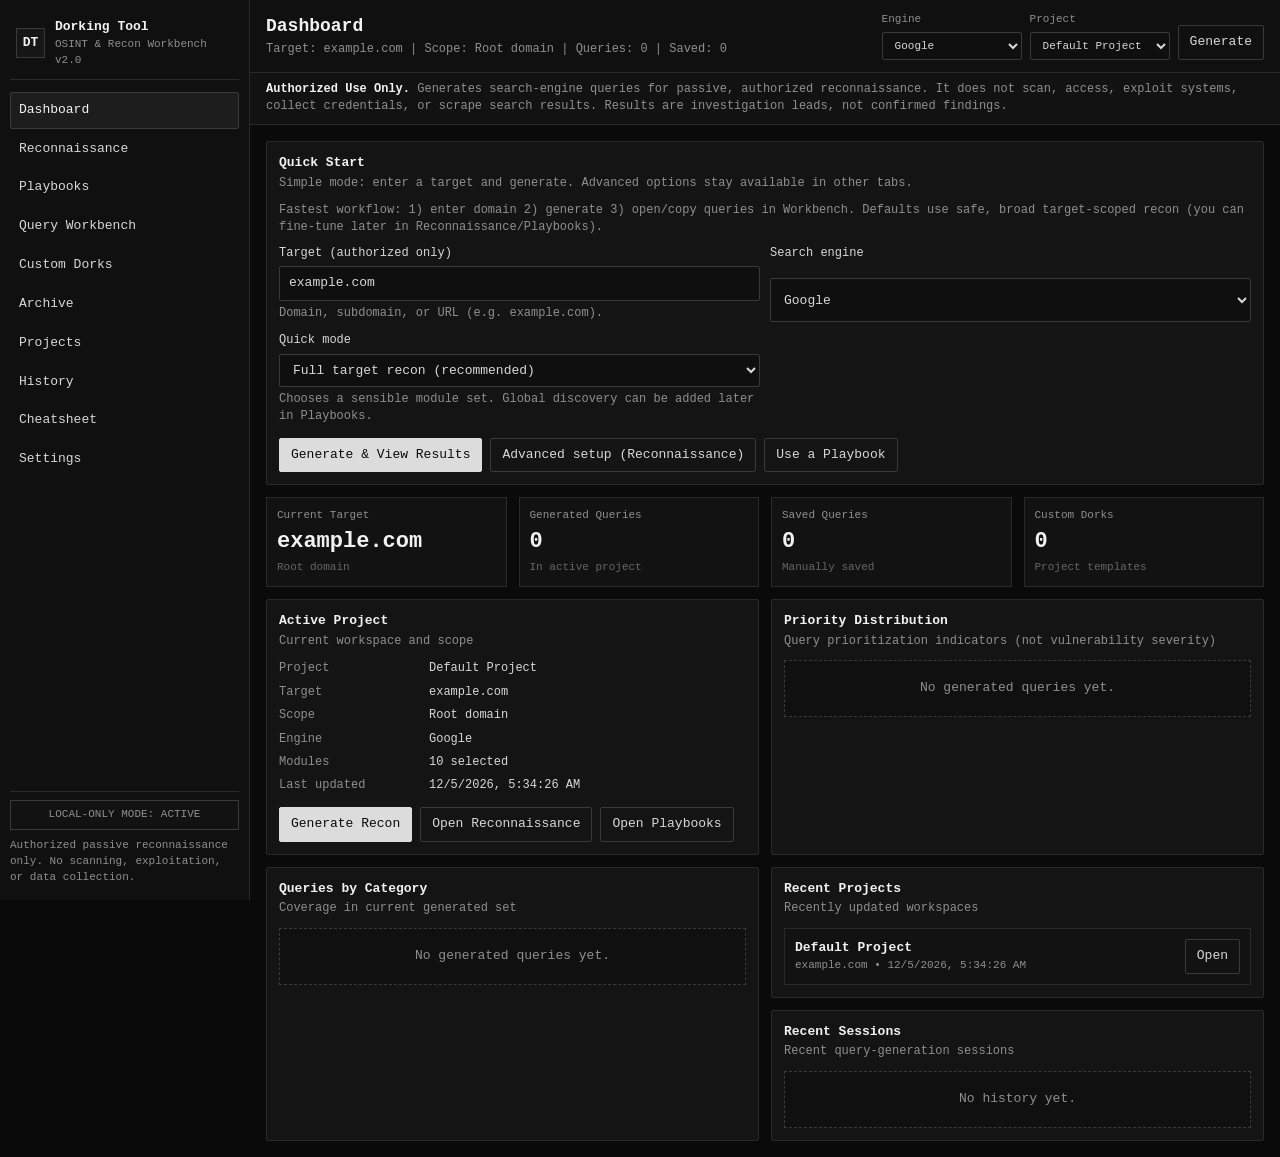
<file: index.html>
<!DOCTYPE html>
<html lang="en">
<head>
  <meta charset="UTF-8" />
  <meta name="viewport" content="width=device-width, initial-scale=1.0" />
  <meta http-equiv="Cache-Control" content="no-cache, no-store, must-revalidate" />
  <meta http-equiv="Pragma" content="no-cache" />
  <meta http-equiv="Expires" content="0" />
  <title>Dorking Tool v2.0 — Search Engine OSINT & Reconnaissance Workbench</title>
  <link rel="stylesheet" href="styles.css?v=20261113d" />
</head>
<body>
  <a class="skip-link" href="#view-root">Skip to content</a>
  <div class="app-shell">
    <aside class="sidebar" aria-label="Primary">
      <div class="brand">
        <div class="brand-mark">DT</div>
        <div>
          <div class="brand-title">Dorking Tool</div>
          <div class="brand-sub">OSINT &amp; Recon Workbench v2.0</div>
        </div>
      </div>
      <nav class="nav" id="main-nav">
        <button class="nav-item active" data-view="dashboard">Dashboard</button>
        <button class="nav-item" data-view="recon">Reconnaissance</button>
        <button class="nav-item" data-view="playbooks">Playbooks</button>
        <button class="nav-item" data-view="workbench">Query Workbench</button>
        <button class="nav-item" data-view="custom">Custom Dorks</button>
        <button class="nav-item" data-view="archive">Archive</button>
        <button class="nav-item" data-view="projects">Projects</button>
        <button class="nav-item" data-view="history">History</button>
        <button class="nav-item" data-view="cheatsheet">Cheatsheet</button>
        <button class="nav-item" data-view="settings">Settings</button>
      </nav>
      <div class="sidebar-footer">
        <div class="privacy-badge" id="privacy-badge" title="All processing and storage happen locally in your browser.">LOCAL-ONLY MODE: ACTIVE</div>
        <div class="muted tiny">Authorized passive reconnaissance only. No scanning, exploitation, or data collection.</div>
      </div>
    </aside>

    <div class="main-area">
      <header class="topbar">
        <div>
          <h1 id="view-title">Dashboard</h1>
          <div class="topbar-meta" id="topbar-meta"></div>
        </div>
        <div class="topbar-actions">
          <label class="inline-field compact">
            <span>Engine</span>
            <select id="global-engine"></select>
          </label>
          <label class="inline-field compact">
            <span>Project</span>
            <select id="global-project"></select>
          </label>
          <button class="secondary" id="quick-generate">Generate</button>
        </div>
      </header>

      <div class="notice-bar" role="note">
        <strong>Authorized Use Only.</strong> Generates search-engine queries for passive, authorized reconnaissance. It does not scan, access, exploit systems, collect credentials, or scrape search results. Results are investigation leads, not confirmed findings.
      </div>

      <main id="view-root" class="view-root" tabindex="-1"></main>
    </div>
  </div>

  <div id="toast-container" class="toast-container" aria-live="polite" aria-atomic="true"></div>
  <div id="modal-root"></div>

  <script src="data.js?v=20261113d"></script>
  <script src="app.js?v=20261113d"></script>
</body>
</html>
</file>
<file: styles.css>
:root {
  --bg: #0a0a0a;
  --bg-elev: #101010;
  --panel: #141414;
  --panel-2: #1a1a1a;
  --panel-3: #202020;
  --text: #d8d8d8;
  --text-strong: #f2f2f2;
  --muted: #8f8f8f;
  --faint: #666666;
  --border: #2a2a2a;
  --border-strong: #3a3a3a;
  --accent: #e6e6e6;
  --ok: #9ad19a;
  --warn: #d7c38a;
  --danger: #d99;
  --crit: #ffb3b3;
  --high: #ffd29a;
  --med: #e6dc9a;
  --low: #b9d6ff;
  --info: #cfcfcf;
  --focus: #ffffff;
  --radius: 2px;
  --shadow: none;
  --mono: ui-monospace, SFMono-Regular, Consolas, "Liberation Mono", Menlo, monospace;
}

* { box-sizing: border-box; }
html, body { height: 100%; }
body {
  margin: 0;
  font-family: var(--mono);
  background: var(--bg);
  color: var(--text);
  line-height: 1.45;
  font-size: 13px;
}
a { color: var(--text-strong); }
button, input, select, textarea { font: inherit; color: inherit; }
button {
  background: #dcdcdc;
  color: #0b0b0b;
  border: 1px solid #dcdcdc;
  border-radius: var(--radius);
  padding: 7px 11px;
  cursor: pointer;
}
button:hover { background: #efefef; }
button:disabled { opacity: 0.5; cursor: not-allowed; }
button.secondary, .btn-secondary {
  background: transparent;
  color: var(--text);
  border: 1px solid var(--border-strong);
}
button.secondary:hover, .btn-secondary:hover { background: #1c1c1c; color: var(--text-strong); }
button.danger { background: #2a1414; color: #f0caca; border-color: #5a3030; }
button.danger:hover { background: #351919; }

input[type="text"], input[type="search"], input[type="number"], input[type="url"], select, textarea {
  width: 100%;
  background: #0f0f0f;
  color: var(--text);
  border: 1px solid var(--border-strong);
  border-radius: var(--radius);
  padding: 7px 9px;
}
input:focus, select:focus, textarea:focus, button:focus, .nav-item:focus, a:focus {
  outline: 1px solid var(--focus);
  outline-offset: 1px;
}
textarea { min-height: 90px; resize: vertical; }
select { cursor: pointer; }
label { display: block; }
.muted { color: var(--muted); }
.tiny { font-size: 11px; }
.strong { color: var(--text-strong); font-weight: 600; }
.mono { font-family: var(--mono); }
.right { text-align: right; }
.mt8 { margin-top: 8px; } .mt12 { margin-top: 12px; } .mb8 { margin-bottom: 8px; } .mb12 { margin-bottom: 12px; }

.skip-link { position: absolute; left: -999px; top: 8px; background: #fff; color: #000; padding: 6px 8px; z-index: 100; }
.skip-link:focus { left: 8px; }

.app-shell { display: grid; grid-template-columns: 250px 1fr; min-height: 100vh; }
.sidebar {
  border-right: 1px solid var(--border);
  background: var(--bg-elev);
  padding: 14px 10px;
  display: flex; flex-direction: column; gap: 12px;
  position: sticky; top: 0; height: 100vh;
}
.brand { display: flex; gap: 10px; align-items: center; padding: 4px 6px 10px; border-bottom: 1px solid var(--border); }
.brand-mark { width: 30px; height: 30px; border: 1px solid var(--border-strong); display: grid; place-items: center; color: var(--text-strong); font-weight: 700; background: #161616; }
.brand-title { color: var(--text-strong); font-weight: 700; font-size: 13px; }
.brand-sub { color: var(--muted); font-size: 11px; }
.nav { display: flex; flex-direction: column; gap: 2px; overflow: auto; }
.nav-item {
  text-align: left; background: transparent; color: var(--text); border: 1px solid transparent;
  padding: 8px 8px; font-size: 13px; border-radius: var(--radius);
}
.nav-item:hover { background: #181818; border-color: var(--border); }
.nav-item.active { background: #1d1d1d; border-color: var(--border-strong); color: var(--text-strong); }
.sidebar-footer { margin-top: auto; display: grid; gap: 8px; padding-top: 8px; border-top: 1px solid var(--border); }
.privacy-badge { border: 1px solid var(--border-strong); color: var(--muted); padding: 6px 8px; font-size: 11px; text-align: center; background: #121212; }

.main-area { min-width: 0; display: flex; flex-direction: column; }
.topbar {
  padding: 12px 16px; border-bottom: 1px solid var(--border); display: flex; align-items: center; justify-content: space-between; gap: 12px; flex-wrap: wrap;
  background: var(--bg-elev); position: sticky; top: 0; z-index: 5;
}
.topbar h1 { margin: 0; font-size: 18px; color: var(--text-strong); font-weight: 700; }
.topbar-meta { color: var(--muted); font-size: 12px; margin-top: 2px; }
.topbar-actions { display: flex; gap: 8px; align-items: flex-end; flex-wrap: wrap; }
.inline-field { display: grid; gap: 4px; font-size: 11px; color: var(--muted); }
.inline-field.compact select { min-width: 140px; padding: 6px 8px; }
.notice-bar { padding: 8px 16px; border-bottom: 1px solid var(--border); background: #121212; color: var(--muted); font-size: 12px; }
.notice-bar strong { color: var(--text-strong); }
.view-root { padding: 16px; max-width: 1400px; width: 100%; }

.grid { display: grid; gap: 12px; }
.grid.cols-2 { grid-template-columns: repeat(2, minmax(0,1fr)); }
.grid.cols-3 { grid-template-columns: repeat(3, minmax(0,1fr)); }
.grid.cols-4 { grid-template-columns: repeat(4, minmax(0,1fr)); }
.panel {
  background: var(--panel);
  border: 1px solid var(--border);
  border-radius: var(--radius);
  padding: 12px;
  min-width: 0;
}
.panel-header { display: flex; align-items: flex-start; justify-content: space-between; gap: 10px; margin-bottom: 10px; }
.panel-title { margin: 0; font-size: 13px; color: var(--text-strong); font-weight: 700; }
.panel-sub { color: var(--muted); font-size: 12px; margin-top: 2px; }

.stat { padding: 10px; border: 1px solid var(--border); background: #121212; }
.stat-label { color: var(--muted); font-size: 11px; }
.stat-value { color: var(--text-strong); font-size: 22px; margin-top: 2px; font-weight: 700; }
.stat-sub { color: var(--faint); font-size: 11px; margin-top: 2px; }

.form-grid { display: grid; grid-template-columns: repeat(2, minmax(0,1fr)); gap: 10px; }
.form-grid .span-2 { grid-column: span 2; }
.field { display: grid; gap: 4px; }
.field > span, .field-label { color: var(--text); font-size: 12px; }
.help { color: var(--muted); font-size: 12px; }
.error-text { color: #e0a0a0; font-size: 12px; }
.actions { display: flex; gap: 8px; flex-wrap: wrap; align-items: center; }

.chips { display: flex; flex-wrap: wrap; gap: 6px; }
.chip { border: 1px solid var(--border-strong); padding: 3px 7px; font-size: 11px; color: var(--text); background: #171717; }
.chip.ok { color: var(--ok); } .chip.warn { color: var(--warn); }

.table-wrap { overflow: auto; border: 1px solid var(--border); }
table { width: 100%; border-collapse: collapse; font-size: 12px; }
th, td { padding: 8px; border-bottom: 1px solid var(--border); text-align: left; vertical-align: top; }
th { color: var(--muted); font-weight: 600; background: #121212; position: sticky; top: 0; }
tr:hover td { background: #171717; }

.list { display: grid; gap: 8px; }
.card-item {
  border: 1px solid var(--border);
  background: #121212;
  padding: 10px;
}
.card-item:hover { background: #161616; }
.card-item.selected { border-color: #555; background: #181818; }
.item-head { display: flex; justify-content: space-between; gap: 10px; align-items: flex-start; }
.item-title { color: var(--text-strong); font-weight: 600; font-size: 13px; }
.item-meta { display: flex; flex-wrap: wrap; gap: 6px; margin-top: 6px; }
.query-box {
  margin: 8px 0;
  padding: 8px 9px;
  background: #0d0d0d;
  border: 1px solid var(--border);
  color: #e0e0e0;
  overflow-wrap: anywhere;
  font-family: var(--mono);
  font-size: 12px;
  line-height: 1.5;
}
.desc { color: var(--muted); font-size: 12px; }

.badge { display: inline-flex; align-items: center; border: 1px solid var(--border-strong); padding: 2px 6px; font-size: 11px; color: var(--text); background: #171717; }
.badge.pri-critical { color: #111; background: #ffb3b3; border-color: #ffb3b3; }
.badge.pri-high { color: #111; background: #ffd29a; border-color: #ffd29a; }
.badge.pri-medium { color: #111; background: #e6dc9a; border-color: #e6dc9a; }
.badge.pri-low { color: #111; background: #b9d6ff; border-color: #b9d6ff; }
.badge.pri-informational { color: #111; background: #d0d0d0; border-color: #d0d0d0; }

.toolbar { display: flex; gap: 8px; flex-wrap: wrap; align-items: flex-end; margin-bottom: 10px; padding: 8px; background: #121212; border: 1px solid var(--border); }
.toolbar .grow { flex: 1 1 220px; }
.toolbar .field { min-width: 140px; }
.checkline { display: inline-flex; gap: 6px; align-items: center; color: var(--text); font-size: 13px; }
.checkline input { width: 14px; height: 14px; }

.split { display: grid; grid-template-columns: minmax(0,1.25fr) minmax(300px,.75fr); gap: 12px; align-items: start; }
.details-pane { position: sticky; top: 90px; align-self: start; }
.kv { display: grid; grid-template-columns: 140px 1fr; gap: 6px 10px; font-size: 12px; }
.kv .k { color: var(--muted); }
.op-list { display: grid; gap: 6px; }
.op-item { border: 1px solid var(--border); background: #121212; padding: 8px; }
.op-head { display: flex; justify-content: space-between; gap: 8px; align-items: center; }
.op-name { color: var(--text-strong); font-weight: 700; font-family: var(--mono); }
.op-desc { color: var(--muted); font-size: 12px; margin-top: 4px; }

.empty { padding: 18px; border: 1px dashed var(--border-strong); color: var(--muted); text-align: center; background: #101010; }
.progress-bar { height: 8px; background: #0d0d0d; border: 1px solid var(--border); overflow: hidden; }
.progress-bar > span { display: block; height: 100%; background: #dcdcdc; }
.bar-row { display: grid; grid-template-columns: 160px 1fr 40px; gap: 8px; align-items: center; font-size: 12px; }
.bar-row .label { color: var(--text); overflow: hidden; text-overflow: ellipsis; white-space: nowrap; }

.toast-container { position: fixed; right: 12px; bottom: 12px; display: grid; gap: 8px; z-index: 50; }
.toast { background: #1a1a1a; border: 1px solid var(--border-strong); color: var(--text); padding: 9px 10px; min-width: 240px; max-width: 360px; }
.toast.ok { border-color: #4a6a4a; }
.toast.warn { border-color: #6a5a3a; }
.toast.err { border-color: #6a4040; }

.modal-backdrop { position: fixed; inset: 0; background: rgba(0,0,0,0.7); display: grid; place-items: center; z-index: 40; padding: 16px; }
.modal { width: min(760px, 100%); max-height: 90vh; overflow: auto; background: #141414; border: 1px solid var(--border-strong); padding: 14px; }
.modal h3 { margin: 0 0 8px; color: var(--text-strong); font-size: 15px; }

.code-inline { background: #101010; border: 1px solid var(--border); padding: 1px 5px; font-family: var(--mono); font-size: 12px; }
hr.sep { border: 0; border-top: 1px solid var(--border); margin: 12px 0; }
.small-grid { display: grid; grid-template-columns: repeat(auto-fit, minmax(180px, 1fr)); gap: 8px; }

details { border: 1px solid var(--border); background: #121212; }
summary { cursor: pointer; padding: 8px 10px; color: var(--text-strong); }
details[open] summary { border-bottom: 1px solid var(--border); }
details > div { padding: 10px; }

* { scrollbar-width: thin; scrollbar-color: #444 transparent; }
*::-webkit-scrollbar { width: 10px; height: 10px; }
*::-webkit-scrollbar-thumb { background: #444; }
*::-webkit-scrollbar-track { background: transparent; }

@media (max-width: 1100px) {
  .split { grid-template-columns: 1fr; }
  .details-pane { position: static; }
}
@media (max-width: 980px) {
  .app-shell { grid-template-columns: 1fr; }
  .sidebar { position: static; height: auto; border-right: 0; border-bottom: 1px solid var(--border); }
  .nav { flex-direction: row; flex-wrap: wrap; }
  .nav-item { flex: 1 1 auto; }
  .grid.cols-2, .grid.cols-3, .grid.cols-4, .form-grid { grid-template-columns: 1fr; }
  .form-grid .span-2 { grid-column: span 1; }
  .bar-row { grid-template-columns: 120px 1fr 36px; }
}
@media (max-width: 640px) {
  .topbar-actions { width: 100%; }
  .inline-field.compact, .inline-field.compact select { width: 100%; }
  .kv { grid-template-columns: 1fr; gap: 2px; }
}
</file>
